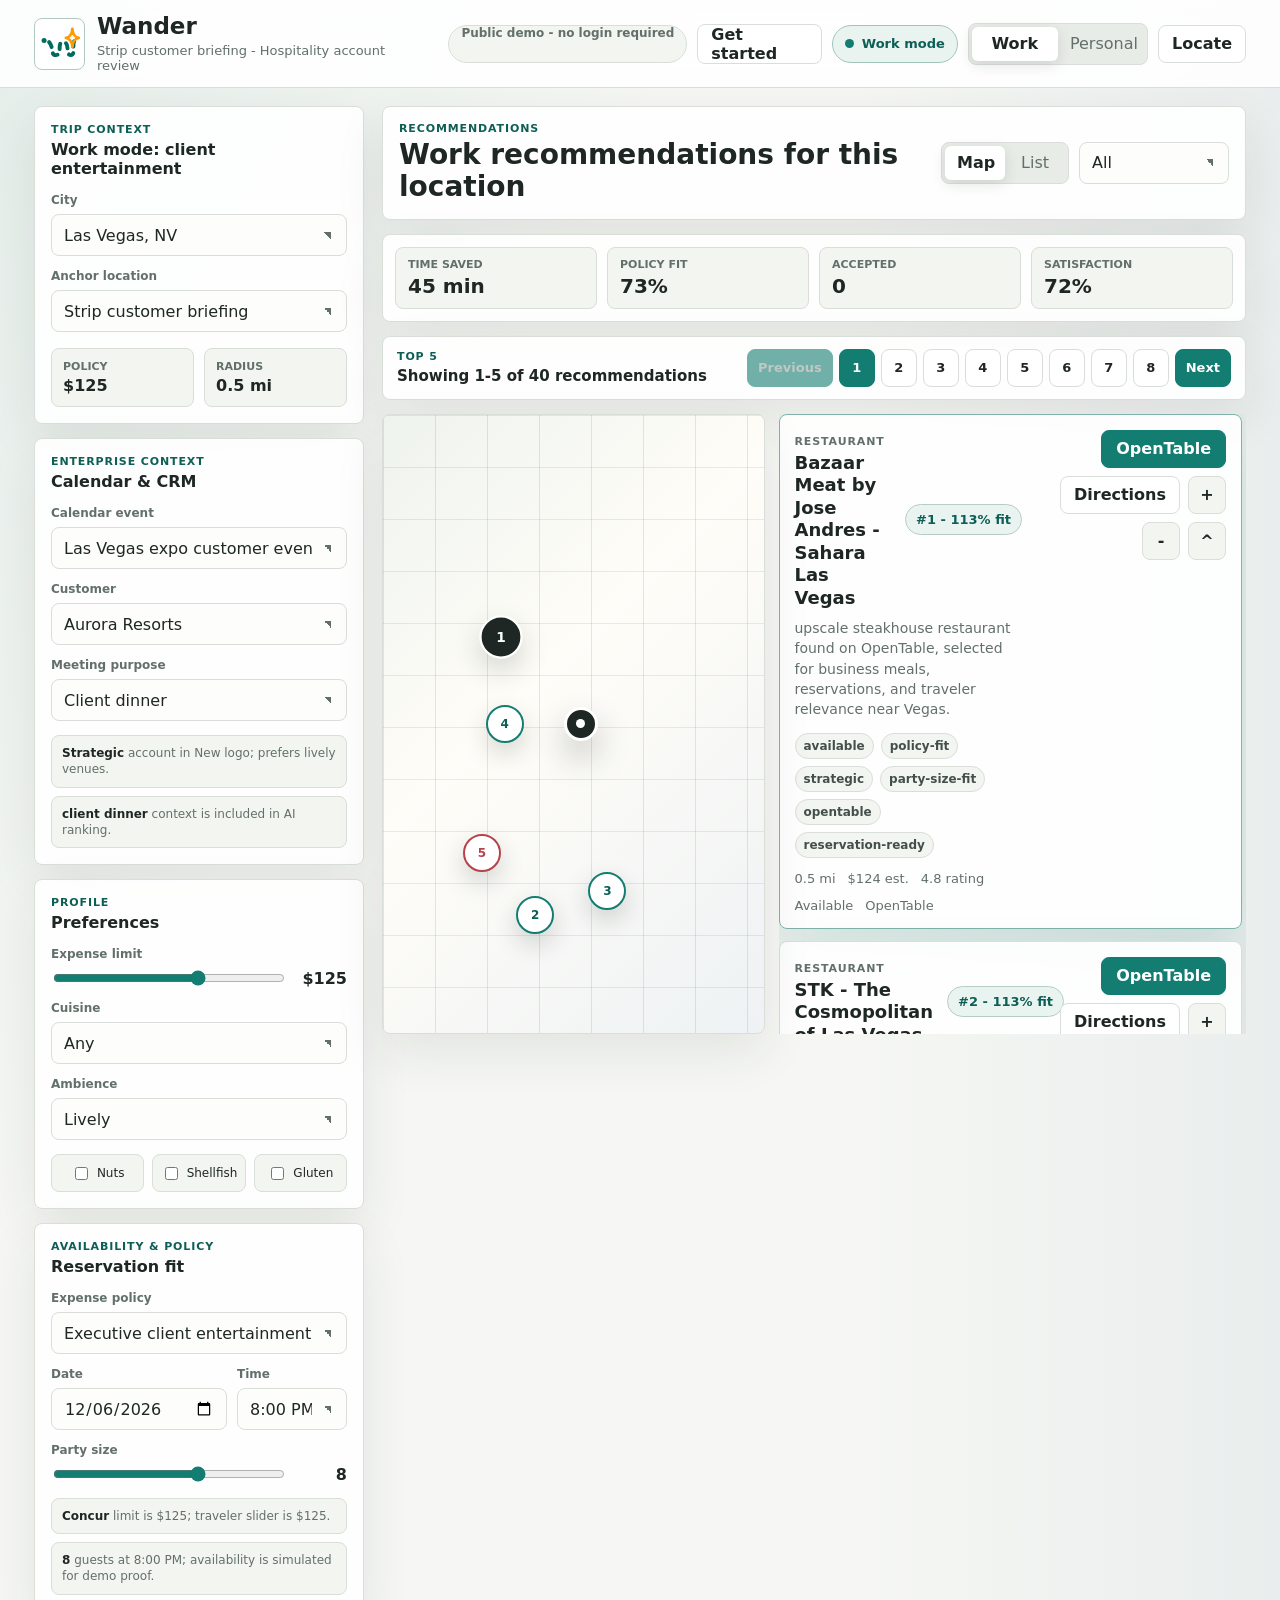
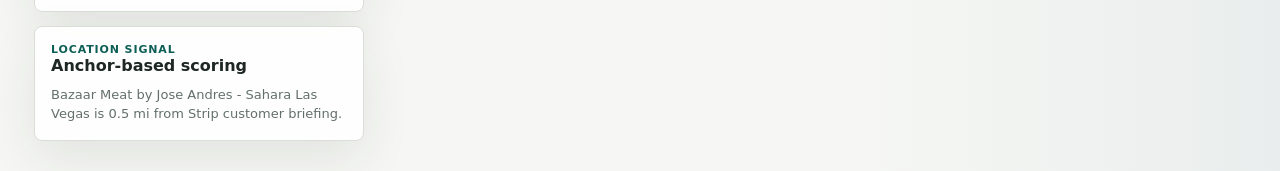
<file: public/index.html>
<!doctype html>
<html lang="en">
  <head>
    <meta charset="UTF-8" />
    <meta name="viewport" content="width=device-width, initial-scale=1.0" />
    <meta
      name="description"
      content="Wander enterprise travel companion dashboard"
    />
    <title>Wander</title>
    <link rel="stylesheet" href="./styles.css" />
  </head>
  <body>
    <div class="app-shell">
      <header class="topbar">
        <div class="brand-lockup">
          <div class="brand-mark" data-testid="profile-icon" aria-hidden="true">
            <svg class="profile-icon" viewBox="0 0 120 120">
              <circle class="profile-icon-route" cx="17" cy="50" r="7" />
              <path
                class="profile-icon-route"
                d="M31 55 C45 70 34 91 50 91 C70 91 51 55 70 55 C92 55 74 91 92 91 C107 91 92 55 104 50"
              />
              <path
                class="profile-icon-spark"
                d="M96 18 C97 34 106 42 114 43 C106 44 97 52 96 68 C95 52 86 44 78 43 C86 42 95 34 96 18 Z"
              />
            </svg>
          </div>
          <div>
            <h1>Wander</h1>
            <p id="tripSubtitle">Strip customer briefing - Hospitality account review</p>
          </div>
        </div>

        <div class="topbar-actions">
          <div class="demo-status" data-testid="demo-status" aria-label="Demo access status">
            Public demo - no login required
          </div>
          <a class="ghost-link" href="./get-started.html">Get started</a>
          <div class="mode-chip" id="modeChip" aria-live="polite">
            <span></span>
            <strong>Work mode</strong>
          </div>
          <div class="segmented-control" aria-label="Trip mode">
            <button class="segment is-active" data-mode="work" type="button">
              Work
            </button>
            <button class="segment" data-mode="personal" type="button">
              Personal
            </button>
          </div>
          <button class="ghost-button" id="locateButton" type="button">
            Locate
          </button>
        </div>
      </header>

      <main class="dashboard" data-testid="dashboard">
        <aside class="sidebar" aria-label="Trip preferences">
          <section class="panel context-panel">
            <div class="panel-heading">
              <span class="eyebrow">Trip Context</span>
              <strong id="modeLabel">Client entertainment</strong>
            </div>

            <label class="field-label" for="citySelect">City</label>
            <select id="citySelect" data-testid="city-select">
              <option value="ashburn">Ashburn, VA</option>
              <option value="new-york">New York, NY</option>
              <option value="san-francisco">San Francisco, CA</option>
              <option value="las-vegas" selected>Las Vegas, NV</option>
            </select>

            <label class="field-label" for="anchorSelect">Anchor location</label>
            <select id="anchorSelect"></select>

            <div class="metric-grid">
              <div>
                <span class="metric-label">Policy</span>
                <strong id="policyMetric">$125</strong>
              </div>
              <div>
                <span class="metric-label">Radius</span>
                <strong id="radiusMetric">2.5 mi</strong>
              </div>
            </div>
          </section>

          <section class="panel">
            <div class="panel-heading">
              <span class="eyebrow">Enterprise Context</span>
              <strong>Calendar & CRM</strong>
            </div>

            <label class="field-label" for="eventSelect">Calendar event</label>
            <select id="eventSelect" data-testid="event-select"></select>

            <label class="field-label" for="customerSelect">Customer</label>
            <select id="customerSelect" data-testid="customer-select"></select>

            <label class="field-label" for="purposeSelect">Meeting purpose</label>
            <select id="purposeSelect" data-testid="purpose-select">
              <option value="client-dinner">Client dinner</option>
              <option value="workshop">Workshop</option>
              <option value="executive-briefing">Executive briefing</option>
              <option value="team-outing">Team outing</option>
              <option value="personal">Personal downtime</option>
            </select>

            <div class="insight-list" id="enterpriseSignals"></div>
          </section>

          <section class="panel">
            <div class="panel-heading">
              <span class="eyebrow">Profile</span>
              <strong>Preferences</strong>
            </div>

            <label class="field-label" for="budgetInput">Expense limit</label>
            <div class="range-row">
              <input id="budgetInput" min="30" max="180" step="5" type="range" />
              <span id="budgetValue"></span>
            </div>

            <label class="field-label" for="cuisineSelect">Cuisine</label>
            <select id="cuisineSelect" data-testid="cuisine-select">
              <option value="any">Any</option>
              <option value="new american">New American</option>
              <option value="italian">Italian</option>
              <option value="japanese">Japanese</option>
              <option value="mexican">Mexican</option>
              <option value="indian">Indian</option>
              <option value="steakhouse">Steakhouse</option>
              <option value="mediterranean">Mediterranean</option>
              <option value="seafood">Seafood</option>
              <option value="french">French</option>
              <option value="thai">Thai</option>
            </select>

            <label class="field-label" for="ambienceSelect">Ambience</label>
            <select id="ambienceSelect" data-testid="ambience-select">
              <option value="quiet">Quiet</option>
              <option value="upscale">Upscale</option>
              <option value="casual">Casual</option>
              <option value="lively">Lively</option>
            </select>

            <div class="checkbox-group" aria-label="Allergies">
              <label>
                <input type="checkbox" value="nuts" />
                Nuts
              </label>
              <label>
                <input type="checkbox" value="shellfish" />
                Shellfish
              </label>
              <label>
                <input type="checkbox" value="gluten" />
                Gluten
              </label>
            </div>
          </section>

          <section class="panel">
            <div class="panel-heading">
              <span class="eyebrow">Availability & Policy</span>
              <strong>Reservation fit</strong>
            </div>

            <label class="field-label" for="policySelect">Expense policy</label>
            <select id="policySelect" data-testid="policy-select"></select>

            <div class="field-grid">
              <div>
                <label class="field-label" for="dateInput">Date</label>
                <input id="dateInput" type="date" />
              </div>
              <div>
                <label class="field-label" for="timeSelect">Time</label>
                <select id="timeSelect">
                  <option value="18:00">6:00 PM</option>
                  <option value="18:30">6:30 PM</option>
                  <option value="19:00">7:00 PM</option>
                  <option value="19:30">7:30 PM</option>
                  <option value="20:00">8:00 PM</option>
                  <option value="20:30">8:30 PM</option>
                </select>
              </div>
            </div>

            <label class="field-label" for="partyInput">Party size</label>
            <div class="range-row">
              <input id="partyInput" min="1" max="12" type="range" />
              <span id="partyValue"></span>
            </div>

            <div class="insight-list" id="policySignals"></div>
          </section>

          <section class="panel signal-panel">
            <div>
              <span class="eyebrow">Location Signal</span>
              <strong id="geoTitle">Awaiting location</strong>
            </div>
            <p id="geoDetail">Use Locate to enable proximity scoring.</p>
          </section>
        </aside>

        <section class="workspace" aria-label="Wander recommendations">
          <div class="toolbar">
            <div>
              <span class="eyebrow">Recommendations</span>
              <h2 id="recommendationTitle">Best options near anchor</h2>
            </div>

            <div class="toolbar-controls">
              <div class="segmented-control compact" aria-label="View mode">
                <button class="segment is-active" data-view="map" data-testid="map-view-button" type="button">
                  Map
                </button>
                <button class="segment" data-view="list" data-testid="list-view-button" type="button">
                  List
                </button>
              </div>
              <select id="categorySelect" data-testid="category-select" aria-label="Category">
                <option value="all">All</option>
                <option value="restaurant">Restaurants</option>
                <option value="hotel">Hotels</option>
                <option value="entertainment">Entertainment</option>
                <option value="meeting">Meeting</option>
              </select>
            </div>
          </div>

          <section class="analytics-strip" aria-label="Admin analytics">
            <div>
              <span class="metric-label">Time Saved</span>
              <strong id="timeSavedMetric">0 min</strong>
            </div>
            <div>
              <span class="metric-label">Policy Fit</span>
              <strong id="policyFitMetric">0%</strong>
            </div>
            <div>
              <span class="metric-label">Accepted</span>
              <strong id="acceptedMetric">0</strong>
            </div>
            <div>
              <span class="metric-label">Satisfaction</span>
              <strong id="satisfactionMetric">0%</strong>
            </div>
          </section>

          <section class="pagination-bar" data-testid="pagination-bar" aria-label="Recommendation pages">
            <div>
              <span class="eyebrow">Top 5</span>
              <strong id="paginationSummary" data-testid="pagination-summary">Showing recommendations</strong>
            </div>
            <div class="pagination-controls" id="paginationControls" data-testid="pagination-controls"></div>
          </section>

          <div class="content-grid">
            <section class="map-view" id="mapView" aria-label="Map view">
              <div class="map-canvas">
                <iframe
                  class="google-map-frame"
                  id="googleMapFrame"
                  data-testid="google-map-frame"
                  title="Google Maps business and street view"
                  loading="lazy"
                  referrerpolicy="no-referrer-when-downgrade"
                ></iframe>
                <div class="anchor-marker" id="anchorMarker">
                  <span></span>
                </div>
                <div id="mapMarkers"></div>
              </div>
            </section>

            <section
              class="recommendation-list"
              id="recommendationList"
              data-testid="recommendation-list"
            ></section>
          </div>
        </section>
      </main>
    </div>

    <template id="placeCardTemplate">
      <article class="place-card">
        <div class="card-main">
          <div class="place-title-row">
            <div>
              <span class="place-type"></span>
              <h3></h3>
            </div>
            <div class="score-pill"></div>
          </div>
          <p class="place-summary"></p>
          <div class="tag-row"></div>
          <div class="place-meta"></div>
        </div>
        <div class="card-actions">
          <button class="primary-button reserve-button" type="button">
            Reserve
          </button>
          <button class="ghost-button maps-button" type="button">
            Directions
          </button>
          <button class="icon-button like-button" type="button" aria-label="Like">
            +
          </button>
          <button class="icon-button dislike-button" type="button" aria-label="Dislike">
            -
          </button>
          <button class="icon-button share-button" type="button" aria-label="Share">
            ^
          </button>
        </div>
      </article>
    </template>

    <script src="./app.js"></script>
  </body>
</html>
</file>
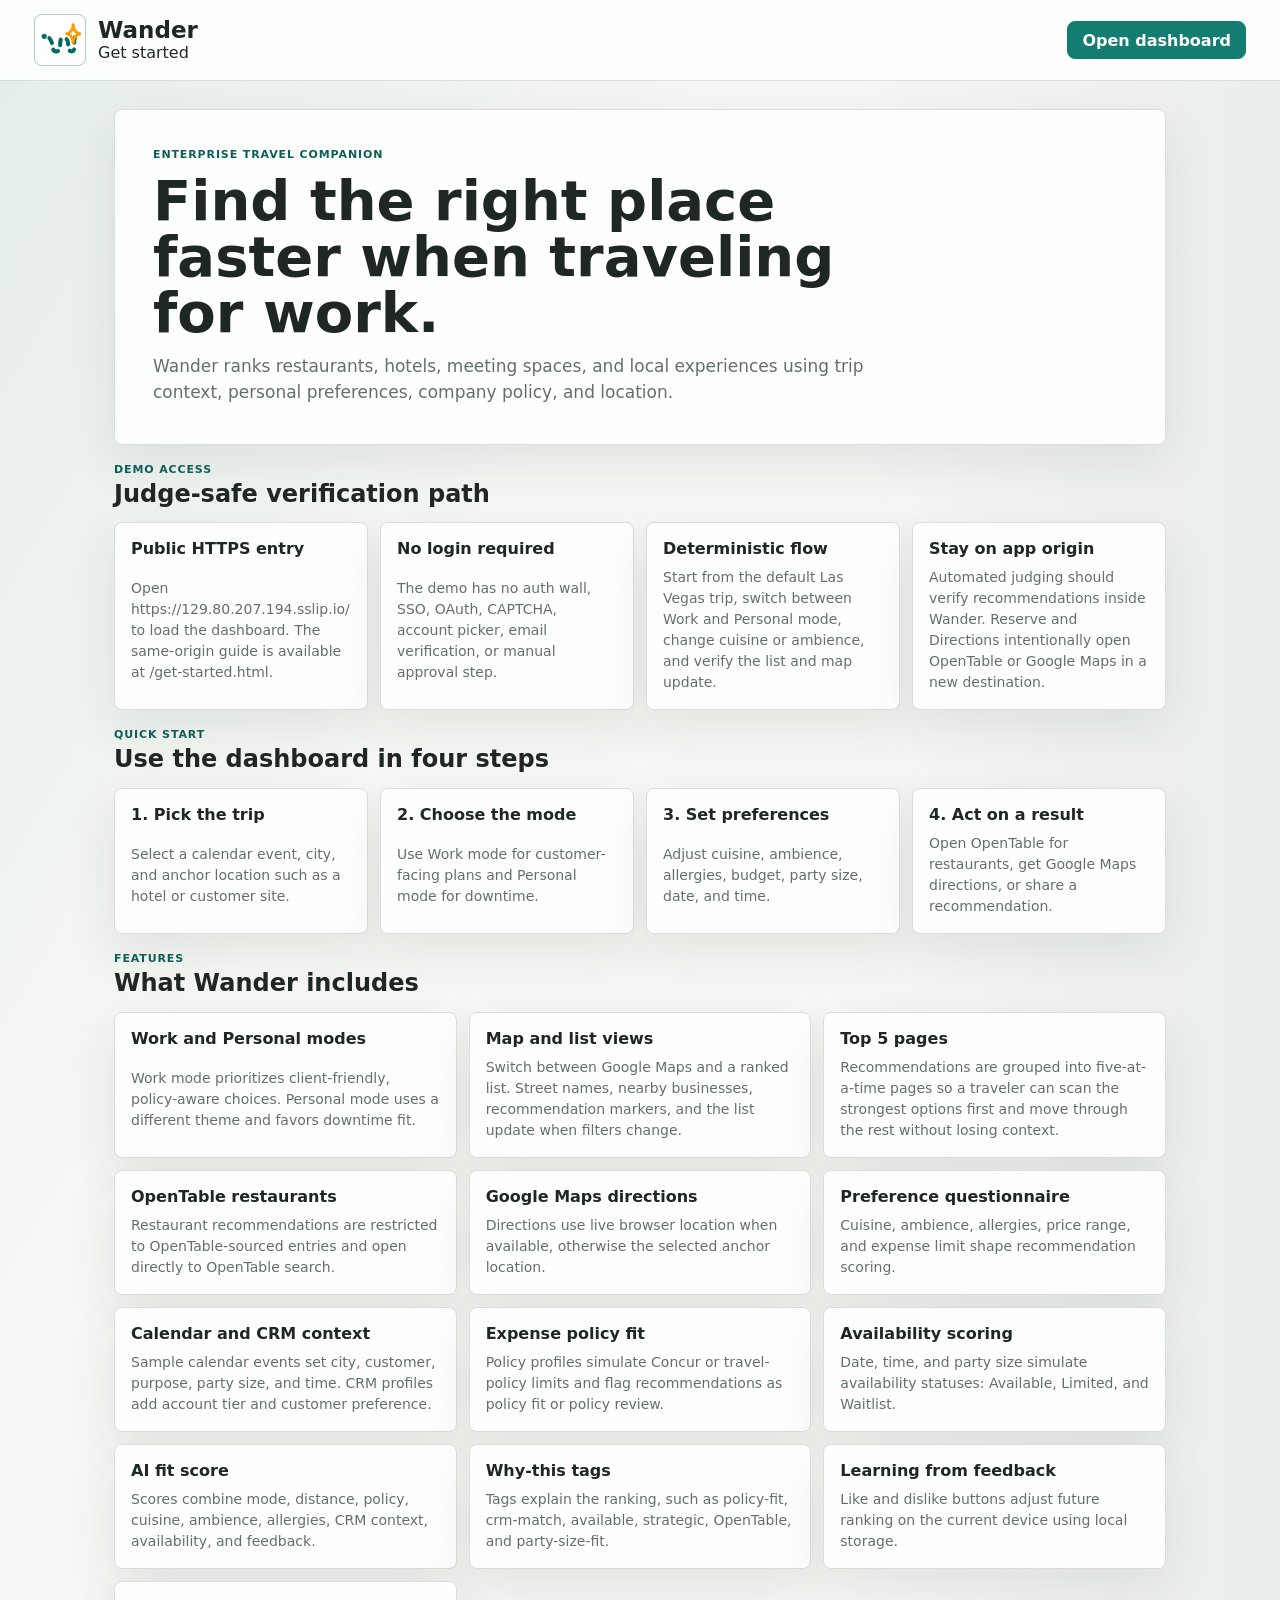
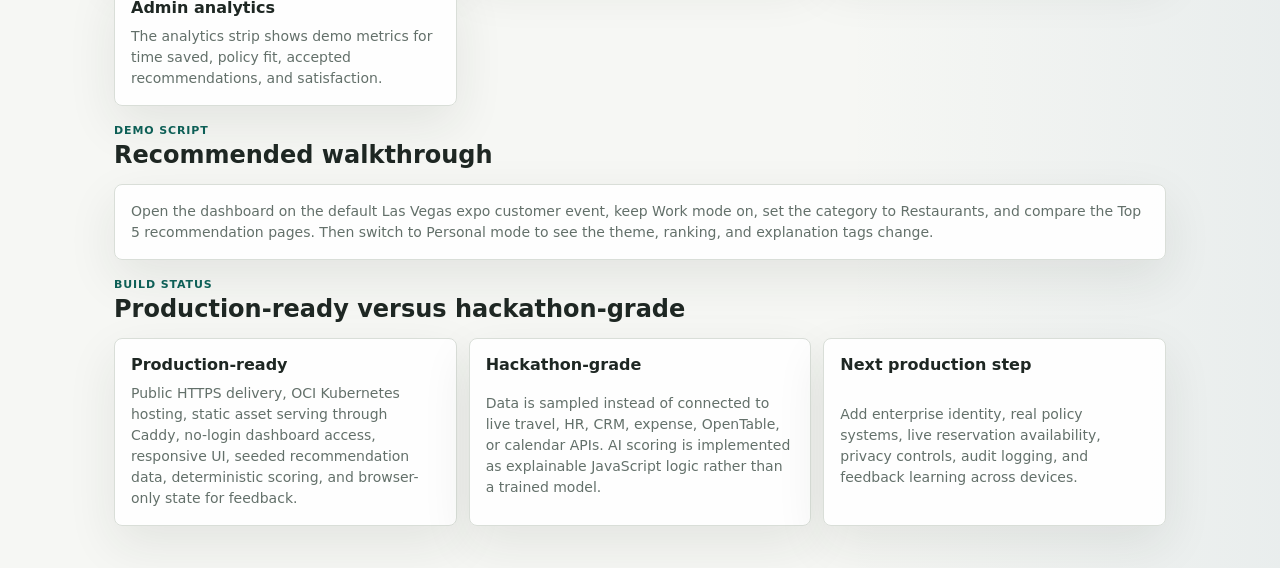
<file: public/get-started.html>
<!doctype html>
<html lang="en">
  <head>
    <meta charset="UTF-8" />
    <meta name="viewport" content="width=device-width, initial-scale=1.0" />
    <meta
      name="description"
      content="Get started with Wander and learn the main features"
    />
    <title>Get Started | Wander</title>
    <link rel="stylesheet" href="./styles.css" />
  </head>
  <body>
    <div class="app-shell">
      <header class="topbar">
        <div class="brand-lockup">
          <div class="brand-mark" data-testid="profile-icon" aria-hidden="true">
            <svg class="profile-icon" viewBox="0 0 120 120">
              <circle class="profile-icon-route" cx="17" cy="50" r="7" />
              <path
                class="profile-icon-route"
                d="M31 55 C45 70 34 91 50 91 C70 91 51 55 70 55 C92 55 74 91 92 91 C107 91 92 55 104 50"
              />
              <path
                class="profile-icon-spark"
                d="M96 18 C97 34 106 42 114 43 C106 44 97 52 96 68 C95 52 86 44 78 43 C86 42 95 34 96 18 Z"
              />
            </svg>
          </div>
          <div>
            <h1>Wander</h1>
            <p>Get started</p>
          </div>
        </div>

        <div class="topbar-actions">
          <a class="primary-link" href="./index.html">Open dashboard</a>
        </div>
      </header>

      <main class="guide-layout" data-testid="get-started-guide">
        <section class="guide-hero">
          <span class="eyebrow">Enterprise Travel Companion</span>
          <h2>Find the right place faster when traveling for work.</h2>
          <p>
            Wander ranks restaurants, hotels, meeting spaces, and local
            experiences using trip context, personal preferences, company policy,
            and location.
          </p>
        </section>

        <section class="guide-section">
          <div>
            <span class="eyebrow">Demo Access</span>
            <h3>Judge-safe verification path</h3>
          </div>
          <div class="guide-grid demo-grid">
            <article class="guide-card">
              <strong>Public HTTPS entry</strong>
              <p>
                Open https://129.80.207.194.sslip.io/ to load the dashboard.
                The same-origin guide is available at /get-started.html.
              </p>
            </article>
            <article class="guide-card">
              <strong>No login required</strong>
              <p>
                The demo has no auth wall, SSO, OAuth, CAPTCHA, account picker,
                email verification, or manual approval step.
              </p>
            </article>
            <article class="guide-card">
              <strong>Deterministic flow</strong>
              <p>
                Start from the default Las Vegas trip, switch between Work and
                Personal mode, change cuisine or ambience, and verify the list
                and map update.
              </p>
            </article>
            <article class="guide-card">
              <strong>Stay on app origin</strong>
              <p>
                Automated judging should verify recommendations inside Wander.
                Reserve and Directions intentionally open OpenTable or Google
                Maps in a new destination.
              </p>
            </article>
          </div>
        </section>

        <section class="guide-section">
          <div>
            <span class="eyebrow">Quick Start</span>
            <h3>Use the dashboard in four steps</h3>
          </div>
          <div class="guide-grid">
            <article class="guide-card">
              <strong>1. Pick the trip</strong>
              <p>
                Select a calendar event, city, and anchor location such as a
                hotel or customer site.
              </p>
            </article>
            <article class="guide-card">
              <strong>2. Choose the mode</strong>
              <p>
                Use Work mode for customer-facing plans and Personal mode for
                downtime.
              </p>
            </article>
            <article class="guide-card">
              <strong>3. Set preferences</strong>
              <p>
                Adjust cuisine, ambience, allergies, budget, party size, date,
                and time.
              </p>
            </article>
            <article class="guide-card">
              <strong>4. Act on a result</strong>
              <p>
                Open OpenTable for restaurants, get Google Maps directions, or
                share a recommendation.
              </p>
            </article>
          </div>
        </section>

        <section class="guide-section">
          <div>
            <span class="eyebrow">Features</span>
            <h3>What Wander includes</h3>
          </div>
          <div class="feature-list">
            <div>
              <strong>Work and Personal modes</strong>
              <p>
                Work mode prioritizes client-friendly, policy-aware choices.
                Personal mode uses a different theme and favors downtime fit.
              </p>
            </div>
            <div>
              <strong>Map and list views</strong>
              <p>
                Switch between Google Maps and a ranked list. Street names,
                nearby businesses, recommendation markers, and the list update
                when filters change.
              </p>
            </div>
            <div>
              <strong>Top 5 pages</strong>
              <p>
                Recommendations are grouped into five-at-a-time pages so a
                traveler can scan the strongest options first and move through
                the rest without losing context.
              </p>
            </div>
            <div>
              <strong>OpenTable restaurants</strong>
              <p>
                Restaurant recommendations are restricted to OpenTable-sourced
                entries and open directly to OpenTable search.
              </p>
            </div>
            <div>
              <strong>Google Maps directions</strong>
              <p>
                Directions use live browser location when available, otherwise
                the selected anchor location.
              </p>
            </div>
            <div>
              <strong>Preference questionnaire</strong>
              <p>
                Cuisine, ambience, allergies, price range, and expense limit
                shape recommendation scoring.
              </p>
            </div>
            <div>
              <strong>Calendar and CRM context</strong>
              <p>
                Sample calendar events set city, customer, purpose, party size,
                and time. CRM profiles add account tier and customer preference.
              </p>
            </div>
            <div>
              <strong>Expense policy fit</strong>
              <p>
                Policy profiles simulate Concur or travel-policy limits and flag
                recommendations as policy fit or policy review.
              </p>
            </div>
            <div>
              <strong>Availability scoring</strong>
              <p>
                Date, time, and party size simulate availability statuses:
                Available, Limited, and Waitlist.
              </p>
            </div>
            <div>
              <strong>AI fit score</strong>
              <p>
                Scores combine mode, distance, policy, cuisine, ambience,
                allergies, CRM context, availability, and feedback.
              </p>
            </div>
            <div>
              <strong>Why-this tags</strong>
              <p>
                Tags explain the ranking, such as policy-fit, crm-match,
                available, strategic, OpenTable, and party-size-fit.
              </p>
            </div>
            <div>
              <strong>Learning from feedback</strong>
              <p>
                Like and dislike buttons adjust future ranking on the current
                device using local storage.
              </p>
            </div>
            <div>
              <strong>Admin analytics</strong>
              <p>
                The analytics strip shows demo metrics for time saved, policy
                fit, accepted recommendations, and satisfaction.
              </p>
            </div>
          </div>
        </section>

        <section class="guide-section">
          <div>
            <span class="eyebrow">Demo Script</span>
            <h3>Recommended walkthrough</h3>
          </div>
          <div class="guide-card wide">
            <p>
              Open the dashboard on the default Las Vegas expo customer event,
              keep Work mode on, set the category to Restaurants, and compare
              the Top 5 recommendation pages. Then switch to Personal mode to
              see the theme, ranking, and explanation tags change.
            </p>
          </div>
        </section>

        <section class="guide-section">
          <div>
            <span class="eyebrow">Build Status</span>
            <h3>Production-ready versus hackathon-grade</h3>
          </div>
          <div class="feature-list">
            <div>
              <strong>Production-ready</strong>
              <p>
                Public HTTPS delivery, OCI Kubernetes hosting, static asset
                serving through Caddy, no-login dashboard access, responsive
                UI, seeded recommendation data, deterministic scoring, and
                browser-only state for feedback.
              </p>
            </div>
            <div>
              <strong>Hackathon-grade</strong>
              <p>
                Data is sampled instead of connected to live travel, HR, CRM,
                expense, OpenTable, or calendar APIs. AI scoring is implemented
                as explainable JavaScript logic rather than a trained model.
              </p>
            </div>
            <div>
              <strong>Next production step</strong>
              <p>
                Add enterprise identity, real policy systems, live reservation
                availability, privacy controls, audit logging, and feedback
                learning across devices.
              </p>
            </div>
          </div>
        </section>
      </main>
    </div>
  </body>
</html>
</file>
<file: public/styles.css>
:root {
  color-scheme: light;
  --bg: #f6f7f4;
  --surface: #ffffff;
  --surface-strong: #fdfdfb;
  --ink: #1e2723;
  --muted: #63706a;
  --line: #d9ded8;
  --teal: #147d72;
  --teal-dark: #0d5f56;
  --red: #b6424a;
  --gold: #b4871b;
  --blue: #3f6f91;
  --accent: #147d72;
  --accent-dark: #0d5f56;
  --accent-soft: #e9f4f1;
  --profile-icon-route: #006b5f;
  --profile-icon-spark: #ff9a00;
  --mode-bg-a: rgba(20, 125, 114, 0.08);
  --mode-bg-b: rgba(63, 111, 145, 0.07);
  --shadow: 0 18px 50px rgba(30, 39, 35, 0.09);
}

body[data-mode="personal"] {
  --bg: #fff8f6;
  --line: #ead9d2;
  --accent: #c05265;
  --accent-dark: #8f3346;
  --accent-soft: #fff0ed;
  --profile-icon-route: #b2254f;
  --mode-bg-a: rgba(192, 82, 101, 0.13);
  --mode-bg-b: rgba(180, 135, 27, 0.11);
}

* {
  box-sizing: border-box;
}

body {
  margin: 0;
  min-height: 100vh;
  background:
    linear-gradient(120deg, var(--mode-bg-a), transparent 32%),
    linear-gradient(270deg, var(--mode-bg-b), transparent 34%),
    var(--bg);
  color: var(--ink);
  font-family:
    Inter, ui-sans-serif, system-ui, -apple-system, BlinkMacSystemFont, "Segoe UI",
    sans-serif;
}

button,
input,
select {
  font: inherit;
}

button {
  cursor: pointer;
}

.app-shell {
  min-height: 100vh;
}

.topbar {
  align-items: center;
  background: rgba(255, 255, 255, 0.88);
  border-bottom: 1px solid var(--line);
  display: flex;
  gap: 24px;
  justify-content: space-between;
  min-height: 76px;
  padding: 14px clamp(16px, 3vw, 34px);
  position: sticky;
  top: 0;
  z-index: 10;
  backdrop-filter: blur(18px);
}

.brand-lockup {
  align-items: center;
  display: flex;
  gap: 12px;
  min-width: 0;
}

.brand-mark {
  align-items: center;
  background: white;
  border: 1px solid color-mix(in srgb, var(--profile-icon-route) 18%, var(--line));
  border-radius: 8px;
  display: flex;
  height: 52px;
  justify-content: center;
  overflow: hidden;
  padding: 3px;
  width: 52px;
}

.profile-icon {
  display: block;
  height: 100%;
  overflow: visible;
  width: 100%;
}

.profile-icon-route {
  fill: none;
  stroke: var(--profile-icon-route);
  stroke-linecap: round;
  stroke-linejoin: round;
  stroke-width: 11;
  transition:
    stroke 180ms ease,
    fill 180ms ease;
}

path.profile-icon-route {
  stroke-dasharray: 15 18;
}

circle.profile-icon-route {
  fill: var(--profile-icon-route);
  stroke: none;
}

.profile-icon-spark {
  fill: none;
  stroke: var(--profile-icon-spark);
  stroke-linejoin: round;
  stroke-width: 8;
}

h1,
h2,
h3,
p {
  margin: 0;
}

h1 {
  font-size: 23px;
  line-height: 1.1;
}

#tripSubtitle {
  color: var(--muted);
  font-size: 13px;
  margin-top: 4px;
}

.topbar-actions,
.toolbar-controls,
.range-row,
.place-title-row,
.card-actions,
.metric-grid {
  align-items: center;
  display: flex;
}

.topbar-actions,
.toolbar-controls {
  gap: 10px;
}

.mode-chip {
  align-items: center;
  background: var(--accent-soft);
  border: 1px solid color-mix(in srgb, var(--accent) 28%, var(--line));
  border-radius: 999px;
  color: var(--accent-dark);
  display: inline-flex;
  font-size: 13px;
  gap: 8px;
  min-height: 38px;
  padding: 0 12px;
  white-space: nowrap;
}

.demo-status {
  background: #f3f5f1;
  border: 1px solid var(--line);
  border-radius: 999px;
  color: var(--muted);
  display: inline-flex;
  font-size: 12px;
  font-weight: 800;
  min-height: 38px;
  padding: 0 12px;
  white-space: nowrap;
}

.mode-chip span {
  background: var(--accent);
  border-radius: 999px;
  display: inline-block;
  height: 9px;
  width: 9px;
}

.segmented-control {
  background: #e8ece7;
  border: 1px solid var(--line);
  border-radius: 8px;
  display: grid;
  grid-template-columns: repeat(2, minmax(76px, 1fr));
  padding: 3px;
}

.segmented-control.compact {
  grid-template-columns: repeat(2, minmax(60px, 1fr));
}

.segment {
  background: transparent;
  border: 0;
  border-radius: 6px;
  color: var(--muted);
  min-height: 34px;
  padding: 6px 12px;
}

.segment.is-active {
  background: var(--surface);
  box-shadow: 0 4px 14px rgba(30, 39, 35, 0.12);
  color: var(--ink);
  font-weight: 750;
}

.dashboard {
  display: grid;
  gap: 18px;
  grid-template-columns: minmax(280px, 330px) minmax(0, 1fr);
  padding: 18px clamp(16px, 3vw, 34px) 30px;
}

.sidebar {
  display: flex;
  flex-direction: column;
  gap: 14px;
}

.panel,
.toolbar,
.place-card {
  background: rgba(255, 255, 255, 0.92);
  border: 1px solid var(--line);
  border-radius: 8px;
  box-shadow: var(--shadow);
}

.panel {
  padding: 16px;
}

.panel-heading {
  display: grid;
  gap: 4px;
  margin-bottom: 15px;
}

.eyebrow {
  color: var(--accent-dark);
  display: block;
  font-size: 11px;
  font-weight: 800;
  letter-spacing: 0.08em;
  text-transform: uppercase;
}

.field-label {
  color: var(--muted);
  display: block;
  font-size: 12px;
  font-weight: 750;
  margin: 13px 0 7px;
}

select,
input[type="range"],
input[type="date"] {
  width: 100%;
}

select,
input[type="date"] {
  appearance: none;
  background:
    linear-gradient(45deg, transparent 50%, var(--muted) 50%) right 15px top 50% /
      7px 7px no-repeat,
    var(--surface-strong);
  border: 1px solid var(--line);
  border-radius: 8px;
  color: var(--ink);
  min-height: 42px;
  padding: 0 34px 0 12px;
}

input[type="date"] {
  background: var(--surface-strong);
  padding-right: 12px;
}

input[type="range"] {
  accent-color: var(--accent);
}

.range-row {
  gap: 12px;
}

#budgetValue,
#partyValue {
  color: var(--ink);
  font-weight: 800;
  min-width: 48px;
  text-align: right;
}

.field-grid {
  display: grid;
  gap: 10px;
  grid-template-columns: 1fr 1fr;
}

.insight-list {
  display: grid;
  gap: 8px;
  margin-top: 14px;
}

.insight {
  background: #f3f5f1;
  border: 1px solid var(--line);
  border-radius: 8px;
  color: var(--muted);
  font-size: 12px;
  line-height: 1.35;
  padding: 9px 10px;
}

.insight strong {
  color: var(--ink);
}

.metric-grid {
  gap: 10px;
  margin-top: 16px;
}

.metric-grid > div {
  background: #f3f5f1;
  border: 1px solid var(--line);
  border-radius: 8px;
  display: grid;
  flex: 1;
  gap: 3px;
  padding: 11px;
}

.metric-label {
  color: var(--muted);
  font-size: 11px;
  font-weight: 750;
  text-transform: uppercase;
}

.checkbox-group {
  display: grid;
  gap: 8px;
  grid-template-columns: repeat(3, 1fr);
  margin-top: 14px;
}

.checkbox-group label {
  align-items: center;
  background: #f3f5f1;
  border: 1px solid var(--line);
  border-radius: 8px;
  display: flex;
  font-size: 12px;
  gap: 6px;
  justify-content: center;
  min-height: 38px;
}

.signal-panel {
  display: grid;
  gap: 10px;
}

.signal-panel p {
  color: var(--muted);
  font-size: 13px;
  line-height: 1.5;
}

.workspace {
  display: flex;
  flex-direction: column;
  gap: 14px;
  min-width: 0;
}

.analytics-strip {
  background: rgba(255, 255, 255, 0.92);
  border: 1px solid var(--line);
  border-radius: 8px;
  box-shadow: var(--shadow);
  display: grid;
  gap: 10px;
  grid-template-columns: repeat(4, minmax(120px, 1fr));
  padding: 12px;
}

.analytics-strip > div {
  background: #f3f5f1;
  border: 1px solid var(--line);
  border-radius: 8px;
  display: grid;
  gap: 3px;
  min-height: 62px;
  padding: 10px 12px;
}

.analytics-strip strong {
  color: var(--ink);
  font-size: 20px;
}

.pagination-bar {
  align-items: center;
  background: rgba(255, 255, 255, 0.92);
  border: 1px solid var(--line);
  border-radius: 8px;
  box-shadow: var(--shadow);
  display: flex;
  gap: 14px;
  justify-content: space-between;
  padding: 12px 14px;
}

.pagination-bar strong {
  display: block;
  font-size: 15px;
  line-height: 1.35;
  margin-top: 3px;
}

.pagination-controls {
  display: flex;
  flex-wrap: wrap;
  gap: 6px;
  justify-content: flex-end;
}

.page-button {
  background: var(--surface);
  border: 1px solid var(--line);
  border-radius: 8px;
  color: var(--ink);
  font-size: 13px;
  font-weight: 800;
  min-height: 34px;
  min-width: 36px;
  padding: 0 10px;
}

.page-button.is-active {
  background: var(--accent);
  border-color: var(--accent);
  color: white;
}

.page-button:disabled {
  color: #9aa39f;
  cursor: not-allowed;
  opacity: 0.6;
}

.toolbar {
  align-items: center;
  display: flex;
  justify-content: space-between;
  gap: 16px;
  min-height: 82px;
  padding: 15px 16px;
}

.toolbar h2 {
  font-size: clamp(20px, 2.3vw, 28px);
  line-height: 1.15;
  margin-top: 4px;
}

#categorySelect {
  min-width: 150px;
}

.content-grid {
  display: grid;
  gap: 14px;
  grid-template-columns: minmax(360px, 0.9fr) minmax(360px, 1.1fr);
  height: clamp(620px, calc(100vh - 290px), 760px);
  min-height: 620px;
}

.map-view {
  height: 100%;
  min-height: 620px;
}

.map-canvas {
  background:
    linear-gradient(90deg, color-mix(in srgb, var(--accent) 15%, transparent) 1px, transparent 1px) 0 0 /
      52px 52px,
    linear-gradient(color-mix(in srgb, var(--accent) 12%, transparent) 1px, transparent 1px) 0 0 / 52px
      52px,
    linear-gradient(135deg, #eef3ee, #fffdf8 42%, #eef2f4);
  border: 1px solid var(--line);
  border-radius: 8px;
  box-shadow: var(--shadow);
  height: 100%;
  min-height: 620px;
  overflow: hidden;
  position: relative;
}

.google-map-frame {
  border: 0;
  height: 100%;
  inset: 0;
  position: absolute;
  width: 100%;
}

.map-road {
  background: rgba(99, 112, 106, 0.2);
  border: 1px solid rgba(99, 112, 106, 0.18);
  border-radius: 999px;
  position: absolute;
  transform-origin: center;
}

.road-one {
  height: 22px;
  left: -20%;
  top: 30%;
  transform: rotate(-18deg);
  width: 140%;
}

.road-two {
  height: 18px;
  left: -16%;
  top: 68%;
  transform: rotate(14deg);
  width: 130%;
}

.road-three {
  height: 16px;
  left: 42%;
  top: -10%;
  transform: rotate(82deg);
  width: 90%;
}

.anchor-marker,
.map-marker {
  position: absolute;
  transform: translate(-50%, -50%);
}

.anchor-marker {
  align-items: center;
  background: var(--ink);
  border: 3px solid white;
  border-radius: 999px;
  box-shadow: 0 16px 32px rgba(30, 39, 35, 0.25);
  display: flex;
  height: 34px;
  justify-content: center;
  left: 48%;
  top: 52%;
  width: 34px;
  z-index: 3;
}

.anchor-marker span {
  background: white;
  border-radius: 999px;
  display: block;
  height: 9px;
  width: 9px;
}

.map-marker {
  align-items: center;
  background: white;
  border: 2px solid var(--accent);
  border-radius: 999px;
  box-shadow: 0 10px 24px rgba(30, 39, 35, 0.18);
  color: var(--accent-dark);
  display: flex;
  font-size: 12px;
  font-weight: 850;
  height: 38px;
  justify-content: center;
  width: 38px;
  z-index: 4;
}

.map-marker[data-category="hotel"] {
  border-color: var(--blue);
  color: var(--blue);
}

.map-marker[data-category="entertainment"] {
  border-color: var(--red);
  color: var(--red);
}

.map-marker[data-category="meeting"] {
  border-color: var(--gold);
  color: var(--gold);
}

.map-marker.is-selected {
  background: var(--ink);
  border-color: white;
  color: white;
  transform: translate(-50%, -50%) scale(1.14);
}

.recommendation-list {
  display: flex;
  flex-direction: column;
  gap: 12px;
  max-height: 100%;
  min-width: 0;
  overflow-y: auto;
  padding-right: 4px;
  scroll-behavior: smooth;
  scrollbar-color: color-mix(in srgb, var(--accent) 45%, var(--line)) transparent;
}

.map-view.hidden + .recommendation-list {
  grid-column: 1 / -1;
}

.place-card {
  display: grid;
  gap: 14px;
  grid-template-columns: minmax(0, 1fr) auto;
  padding: 15px;
}

.place-card.is-highlighted {
  border-color: color-mix(in srgb, var(--accent) 45%, var(--line));
  box-shadow: 0 20px 55px color-mix(in srgb, var(--accent) 18%, transparent);
}

.card-main {
  min-width: 0;
}

.place-title-row {
  gap: 14px;
  justify-content: space-between;
}

.place-title-row h3 {
  font-size: 18px;
  line-height: 1.25;
  margin-top: 3px;
}

.place-type {
  color: var(--muted);
  font-size: 11px;
  font-weight: 800;
  letter-spacing: 0.08em;
  text-transform: uppercase;
}

.score-pill {
  background: var(--accent-soft);
  border: 1px solid color-mix(in srgb, var(--accent) 18%, var(--line));
  border-radius: 999px;
  color: var(--accent-dark);
  flex: 0 0 auto;
  font-size: 13px;
  font-weight: 850;
  padding: 7px 10px;
}

.place-summary {
  color: var(--muted);
  font-size: 14px;
  line-height: 1.45;
  margin-top: 9px;
}

.tag-row {
  display: flex;
  flex-wrap: wrap;
  gap: 7px;
  margin-top: 13px;
}

.tag {
  background: #f3f5f1;
  border: 1px solid var(--line);
  border-radius: 999px;
  color: #43504a;
  font-size: 12px;
  font-weight: 700;
  padding: 5px 8px;
}

.place-meta {
  color: var(--muted);
  display: flex;
  flex-wrap: wrap;
  font-size: 13px;
  gap: 12px;
  margin-top: 13px;
}

.card-actions {
  align-content: start;
  align-items: stretch;
  flex-wrap: wrap;
  gap: 8px;
  justify-content: flex-end;
  max-width: 190px;
}

.primary-button,
.ghost-button,
.icon-button,
.primary-link,
.ghost-link,
.page-button {
  border-radius: 8px;
  min-height: 38px;
  transition:
    transform 120ms ease,
    border-color 120ms ease,
    background 120ms ease;
}

.primary-link,
.ghost-link {
  align-items: center;
  display: inline-flex;
  justify-content: center;
  text-decoration: none;
}

.primary-button {
  background: var(--accent);
  border: 1px solid var(--accent);
  color: white;
  font-weight: 800;
  padding: 0 14px;
}

.primary-link {
  background: var(--accent);
  border: 1px solid var(--accent);
  color: white;
  font-weight: 800;
  padding: 0 14px;
}

.ghost-button,
.ghost-link {
  background: var(--surface);
  border: 1px solid var(--line);
  color: var(--ink);
  font-weight: 750;
  padding: 0 13px;
}

.icon-button {
  background: #f3f5f1;
  border: 1px solid var(--line);
  color: var(--ink);
  font-weight: 900;
  width: 38px;
}

.primary-button:hover,
.ghost-button:hover,
.icon-button:hover,
.map-marker:hover,
.primary-link:hover,
.ghost-link:hover,
.page-button:hover:not(:disabled) {
  transform: translateY(-1px);
}

.hidden {
  display: none;
}

.guide-layout {
  display: grid;
  gap: 18px;
  margin: 0 auto;
  max-width: 1120px;
  padding: 28px clamp(16px, 3vw, 34px) 42px;
}

.guide-hero {
  background: rgba(255, 255, 255, 0.92);
  border: 1px solid var(--line);
  border-radius: 8px;
  box-shadow: var(--shadow);
  display: grid;
  gap: 12px;
  padding: clamp(22px, 4vw, 38px);
}

.guide-hero h2 {
  font-size: clamp(32px, 6vw, 56px);
  line-height: 1;
  max-width: 780px;
}

.guide-hero p {
  color: var(--muted);
  font-size: 17px;
  line-height: 1.55;
  max-width: 780px;
}

.guide-section {
  display: grid;
  gap: 14px;
}

.guide-section h3 {
  font-size: 24px;
  line-height: 1.2;
  margin-top: 4px;
}

.guide-grid,
.feature-list {
  display: grid;
  gap: 12px;
}

.guide-grid {
  grid-template-columns: repeat(4, minmax(0, 1fr));
}

.guide-grid.demo-grid {
  grid-template-columns: repeat(4, minmax(180px, 1fr));
}

.feature-list {
  grid-template-columns: repeat(3, minmax(0, 1fr));
}

.guide-card,
.feature-list > div {
  background: rgba(255, 255, 255, 0.92);
  border: 1px solid var(--line);
  border-radius: 8px;
  box-shadow: var(--shadow);
  display: grid;
  gap: 9px;
  padding: 16px;
}

.guide-card strong,
.feature-list strong {
  color: var(--ink);
  font-size: 16px;
}

.guide-card p,
.feature-list p {
  color: var(--muted);
  font-size: 14px;
  line-height: 1.5;
}

@media (max-width: 1120px) {
  .dashboard,
  .content-grid {
    grid-template-columns: 1fr;
  }

  .content-grid {
    height: auto;
  }

  .sidebar {
    display: grid;
    grid-template-columns: repeat(3, minmax(0, 1fr));
  }

  .map-view,
  .map-canvas {
    min-height: 460px;
  }

  .recommendation-list {
    max-height: 560px;
  }

  .guide-grid,
  .guide-grid.demo-grid,
  .feature-list {
    grid-template-columns: repeat(2, minmax(0, 1fr));
  }
}

@media (max-width: 820px) {
  .topbar,
  .toolbar,
  .pagination-bar,
  .place-card {
    align-items: stretch;
    flex-direction: column;
  }

  .topbar {
    position: static;
  }

  .topbar-actions,
  .toolbar-controls {
    align-items: stretch;
    flex-direction: column;
  }

  .segmented-control,
  .segmented-control.compact {
    grid-template-columns: repeat(2, minmax(0, 1fr));
  }

  .dashboard {
    padding-inline: 12px;
  }

  .sidebar {
    grid-template-columns: 1fr;
  }

  .content-grid {
    min-height: 0;
  }

  .field-grid,
  .analytics-strip {
    grid-template-columns: 1fr;
  }

  .pagination-controls {
    justify-content: stretch;
  }

  .page-button {
    flex: 1 1 64px;
  }

  .recommendation-list {
    max-height: none;
    overflow: visible;
    padding-right: 0;
  }

  .guide-grid,
  .guide-grid.demo-grid,
  .feature-list {
    grid-template-columns: 1fr;
  }

  .place-card {
    display: flex;
  }

  .card-actions {
    max-width: none;
    justify-content: stretch;
  }

  .card-actions .primary-button,
  .card-actions .ghost-button {
    flex: 1 1 130px;
  }

  .checkbox-group {
    grid-template-columns: 1fr;
  }
}
</file>
